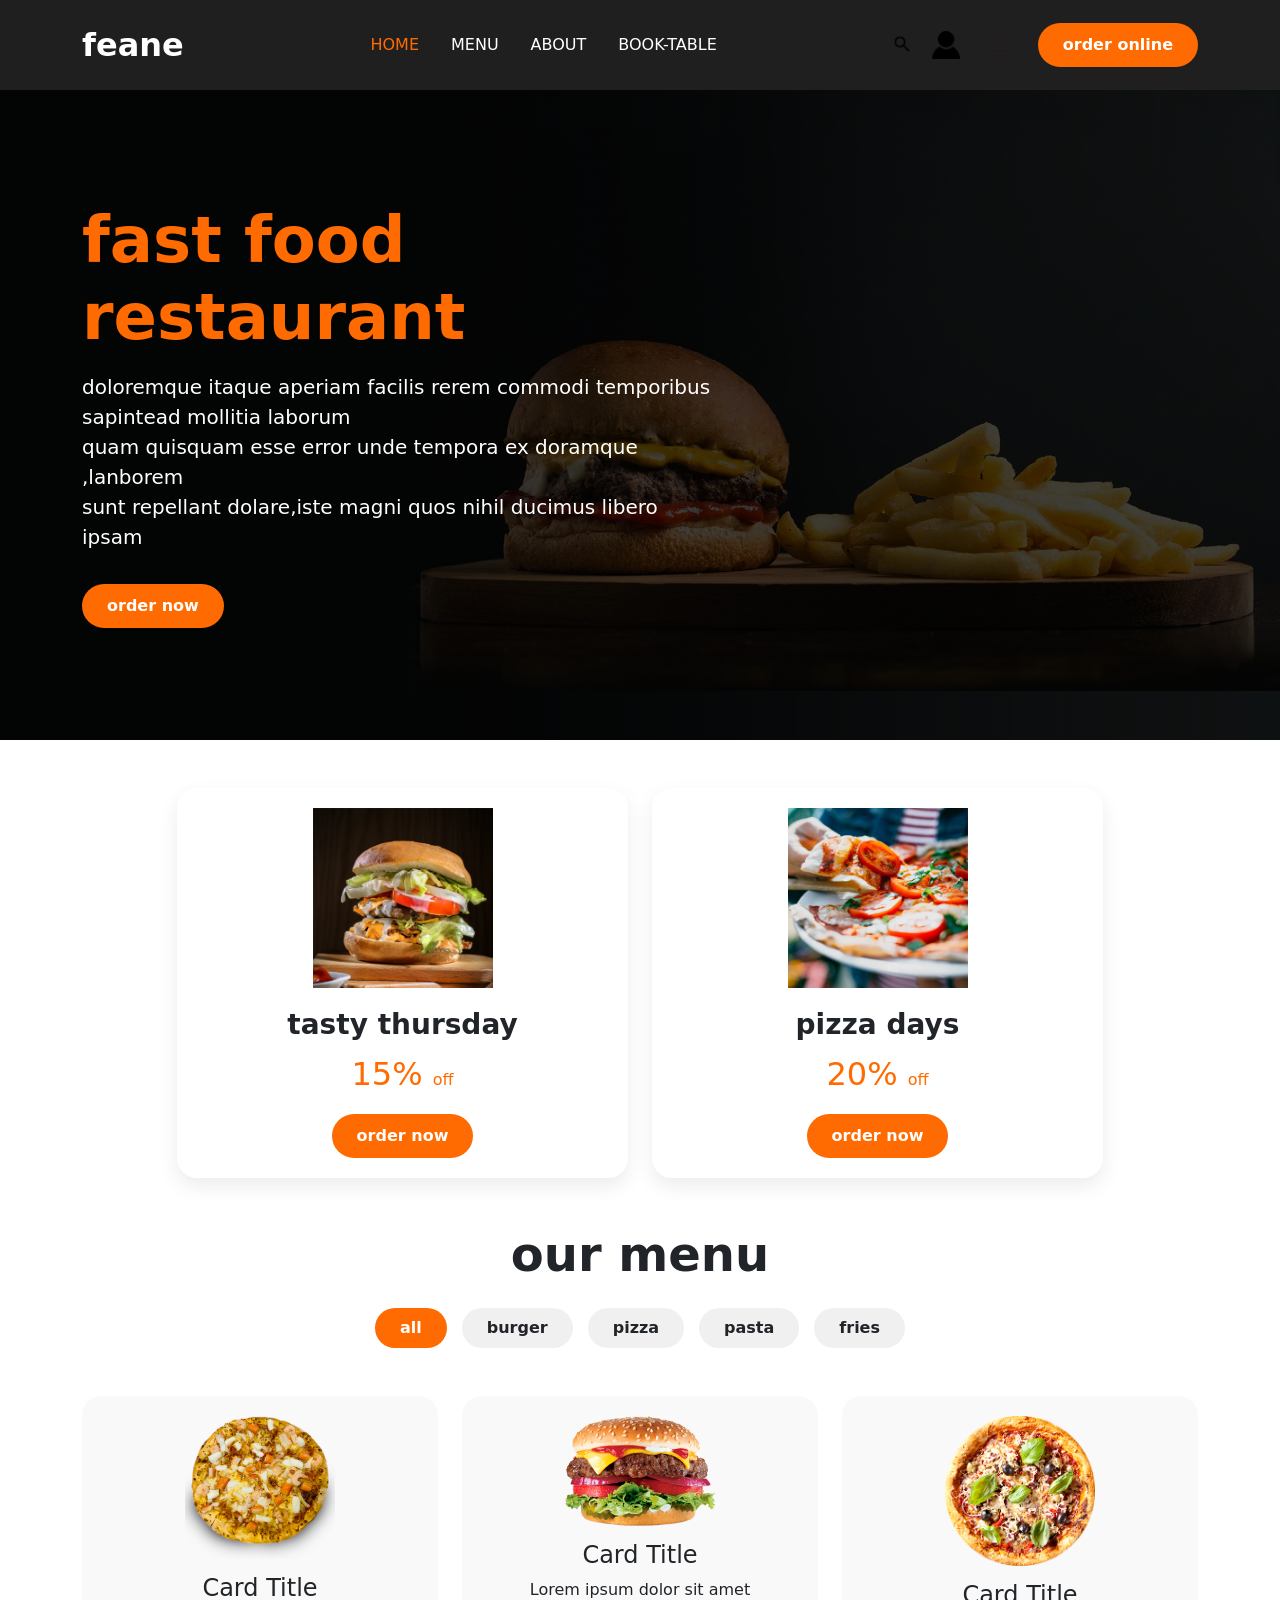
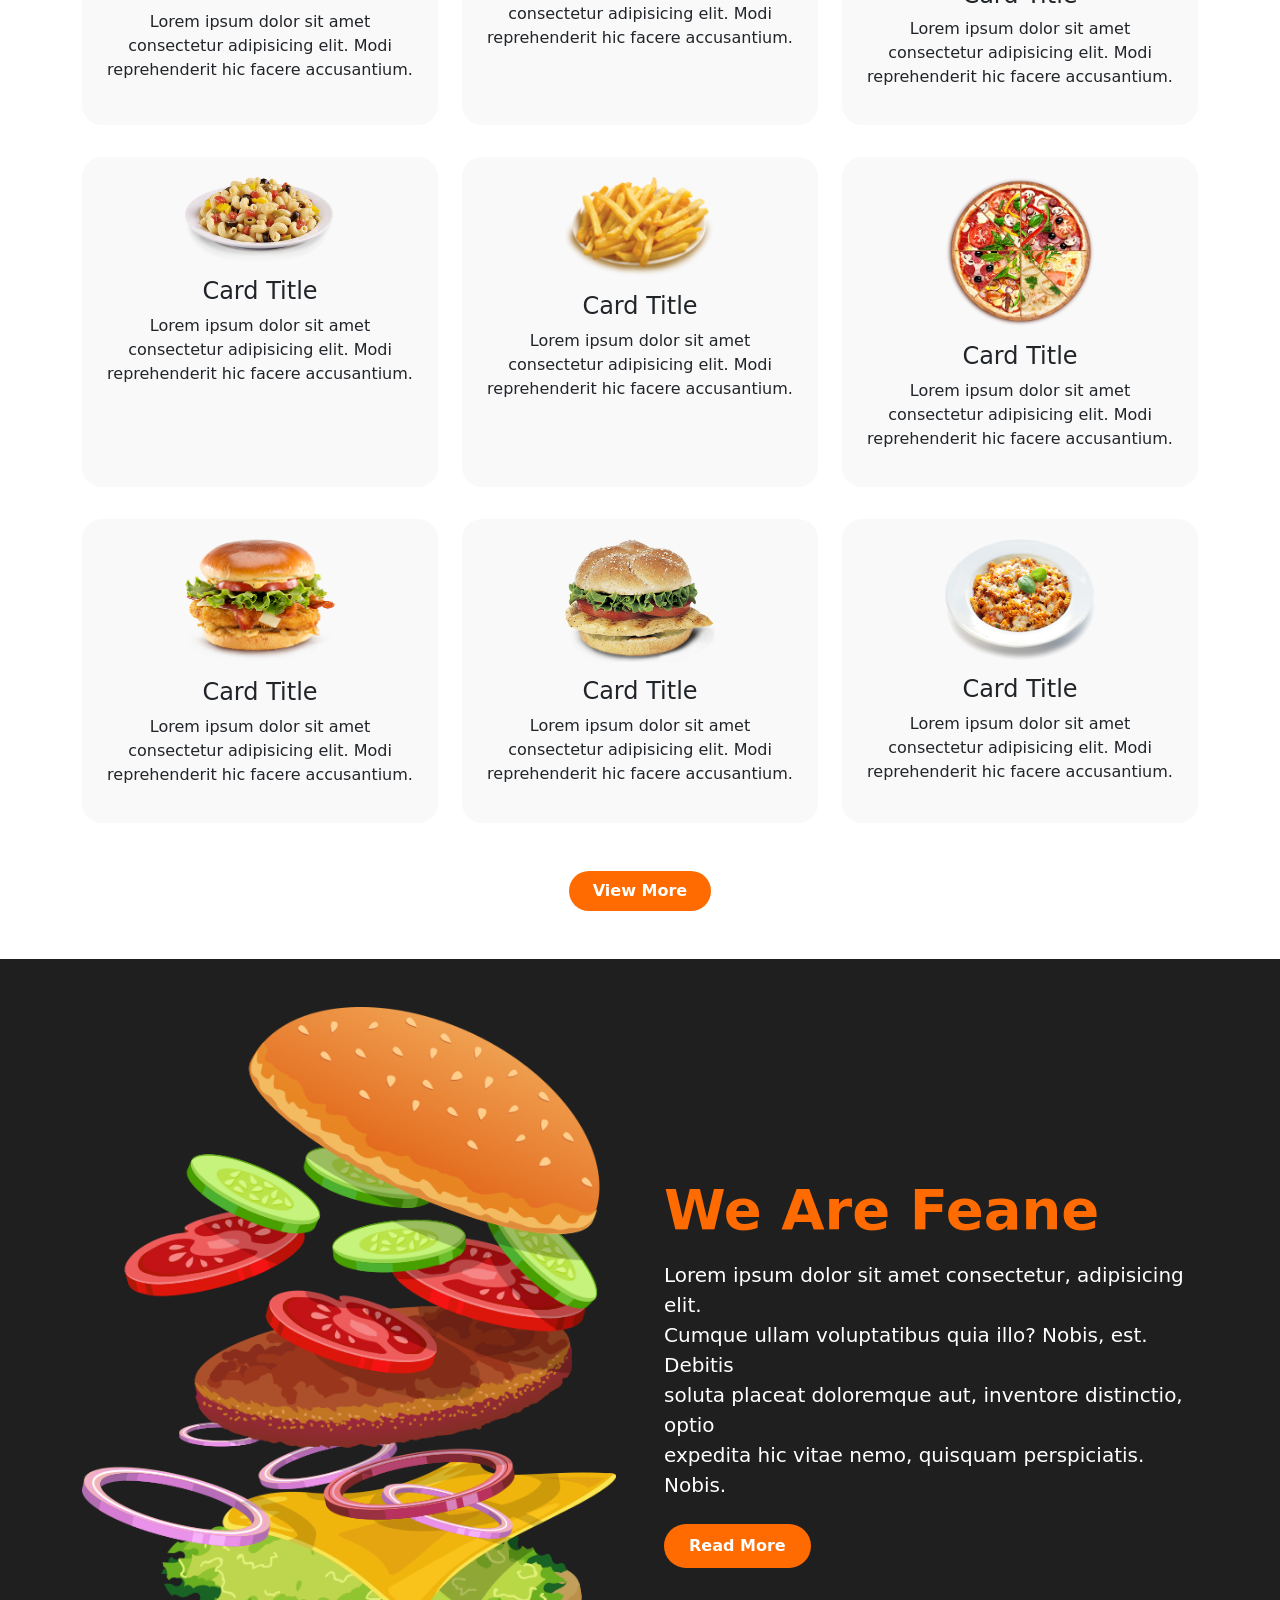
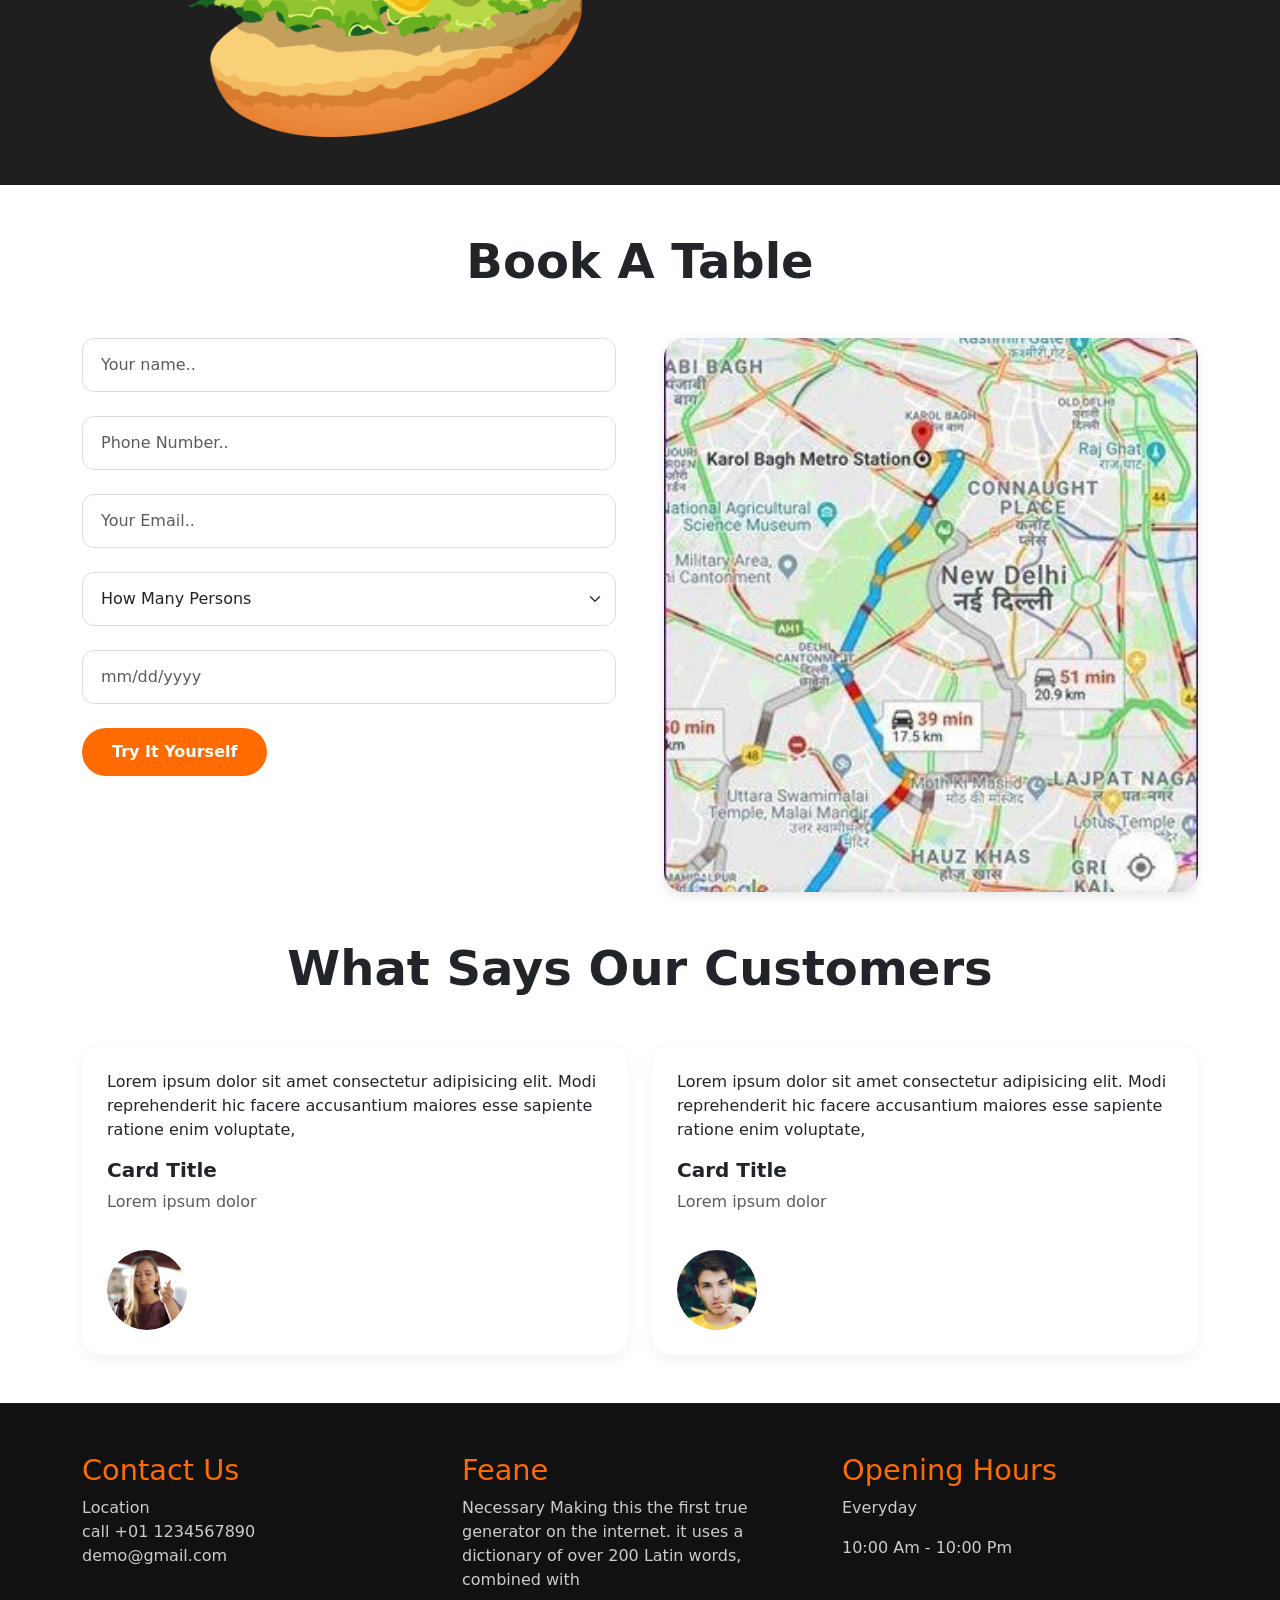
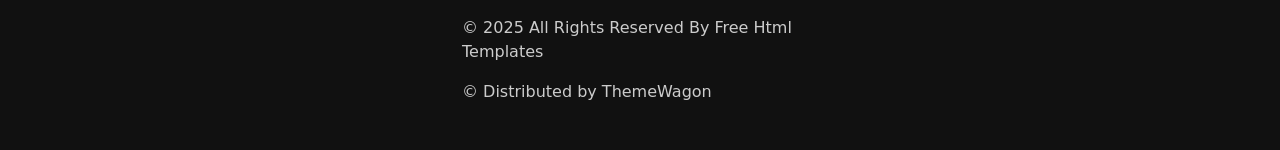
<file: index.html>
<!DOCTYPE html>
<html lang="en">
<head>
    <meta charset="UTF-8">
    <meta name="viewport" content="width=device-width, initial-scale=1.0, user-scalable=yes">
    <!-- Bootstrap 5 CSS + Icons + JS Bundle (required for navbar toggler, but no custom JS) -->
    <link href="https://cdn.jsdelivr.net/npm/bootstrap@5.3.0-alpha1/dist/css/bootstrap.min.css" rel="stylesheet">
    <link rel="stylesheet" href="https://cdnjs.cloudflare.com/ajax/libs/font-awesome/6.0.0-beta3/css/all.min.css">
    <title>Feane | Fast Food Restaurant</title>
    <style>
        /* Custom colors and overrides – keeping original feel */
        body {
            overflow-x: hidden;
            background-color: #fff;
        }
        .bg-dark-custom {
            background-color: #1f1f1f;
        }
        .text-orange {
            color: #ff6b00;
        }
        .btn-orange {
            background-color: #ff6b00;
            color: white;
            border-radius: 30px;
            padding: 10px 25px;
            font-weight: bold;
            border: none;
            transition: 0.2s;
        }
        .btn-orange:hover {
            background-color: #e55a00;
            color: white;
        }
        .hero-section {
            background: linear-gradient(rgba(0,0,0,0.75), rgba(0,0,0,0.75)), url('../images/hero-bg.jpg') center/cover no-repeat;
            min-height: 650px;
            display: flex;
            align-items: center;
        }
        .nav-link-feane {
            color: white !important;
            font-weight: 500;
            text-transform: uppercase;
        }
        .nav-link-feane:hover, .nav-link-feane.active {
            color: #ff6b00 !important;
        }
        .offer-card {
            background: white;
            border-radius: 20px;
            box-shadow: 0 8px 20px rgba(0,0,0,0.08);
            transition: 0.3s;
            text-align: center;
            padding: 20px;
        }
        .offer-card img {
            max-width: 180px;
            height: auto;
        }
        .menu-filter {
            display: flex;
            flex-wrap: wrap;
            justify-content: center;
            gap: 15px;
            list-style: none;
            padding: 0;
        }
        .menu-filter li {
            background: #f0f0f0;
            padding: 8px 25px;
            border-radius: 40px;
            cursor: pointer;
            font-weight: 600;
            transition: 0.2s;
        }
        .menu-filter li.active, .menu-filter li:hover {
            background: #ff6b00;
            color: white;
        }
        .product-card {
            background: #f9f9f9;
            border-radius: 20px;
            padding: 20px;
            text-align: center;
            height: 100%;
            transition: 0.2s;
        }
        .product-card img {
            max-width: 150px;
            margin-bottom: 15px;
        }
        .testimonial-card {
            background: white;
            border-radius: 20px;
            padding: 25px;
            box-shadow: 0 5px 15px rgba(0,0,0,0.05);
            display: flex;
            flex-wrap: wrap;
            align-items: center;
            gap: 20px;
        }
        .testimonial-card img {
            width: 80px;
            height: 80px;
            border-radius: 50%;
            object-fit: cover;
        }
        .footer {
            background: #111;
            color: #ccc;
            padding: 50px 0 30px;
        }
        .footer h1, .footer h5 {
            color: #ff6b00;
            font-size: 1.8rem;
        }
        .form-control-custom {
            padding: 14px 18px;
            border-radius: 12px;
            border: 1px solid #ddd;
        }
        .form-control-custom:focus {
            border-color: #ff6b00;
            box-shadow: 0 0 0 0.2rem rgba(255,107,0,0.25);
        }
        .btn-book {
            background: #ff6b00;
            color: white;
            border-radius: 40px;
            padding: 12px 30px;
            font-weight: bold;
            border: none;
        }
        .btn-book:hover {
            background: #e55a00;
        }
        .map-img {
            width: 100%;
            border-radius: 20px;
            box-shadow: 0 4px 12px rgba(0,0,0,0.1);
        }
        @media (max-width: 768px) {
            .hero-section h1 {
                font-size: 2rem;
            }
            .hero-section p {
                font-size: 0.9rem;
            }
        }
    </style>
</head>
<body>

<!-- ========== BOOTSTRAP NAVBAR (responsive) ========== -->
<nav class="navbar navbar-expand-lg bg-dark-custom py-3">
    <div class="container">
        <a class="navbar-brand text-white fw-bold fs-2" href="#">feane</a>
        <button class="navbar-toggler bg-light" type="button" data-bs-toggle="collapse" data-bs-target="#mainNavbar">
            <span class="navbar-toggler-icon"></span>
        </button>
        <div class="collapse navbar-collapse" id="mainNavbar">
            <ul class="navbar-nav mx-auto mb-2 mb-lg-0 gap-3">
                <li class="nav-item"><a class="nav-link nav-link-feane active" href="#">home</a></li>
                <li class="nav-item"><a class="nav-link nav-link-feane" href="../views/menu.html">menu</a></li>
                <li class="nav-item"><a class="nav-link nav-link-feane" href="../views/about.html">about</a></li>
                <li class="nav-item"><a class="nav-link nav-link-feane" href="../views/booktable.html">book-table</a></li>
            </ul>
            <div class="d-flex align-items-center gap-3 ">
                <img src="/images/image-removebg-preview (17).png" height="28" alt="cart">
                <img src="/images/image-removebg-preview (18).png" height="28" alt="search">
                <img src="/images/image-removebg-preview (20).png" height="28" alt="user">
                <button class="btn-orange"><a href="../views/booktable.html" class="text-white text-decoration-none">order online</a></button>
                
            </div>
        </div>
    </div>
</nav>

<!-- ========== HERO SECTION (static background) ========== -->
<section class="hero-section">
    <div class="container">
        <div class="row">
            <div class="col-lg-7">
                <h1 class="text-orange display-3 fw-bold">fast food restaurant</h1>
                <p class="text-white mt-3 fs-5">doloremque itaque aperiam facilis rerem commodi temporibus sapintead mollitia laborum <br> quam quisquam esse error unde tempora ex doramque ,lanborem <br> sunt repellant dolare,iste magni quos nihil ducimus libero ipsam</p>
                <button class="btn-orange mt-3">order now</button>
            </div>
        </div>
    </div>
</section>

<!-- ========== OFFER CARDS (tasty thursday & pizza days) ========== -->
<div class="container my-5">
    <div class="row g-4 justify-content-center">
        <div class="col-md-6 col-lg-5">
            <div class="offer-card">
                <img src="../images/o1.jpg" alt="tasty thursday">
                <div class="mt-3">
                    <p class="fw-bold fs-3 mb-1">tasty thursday</p>
                    <p class="fs-2 text-orange">15% <small class="fs-6">off</small></p>
                    <button class="btn-orange">order now</button>
                </div>
            </div>
        </div>
        <div class="col-md-6 col-lg-5">
            <div class="offer-card">
                <img src="../images/o2.jpg" alt="pizza days">
                <div class="mt-3">
                    <p class="fw-bold fs-3 mb-1">pizza days</p>
                    <p class="fs-2 text-orange">20% <small class="fs-6">off</small></p>
                    <button class="btn-orange">order now</button>
                </div>
            </div>
        </div>
    </div>
</div>

<!-- ========== OUR MENU SECTION ========== -->
<div class="container text-center my-5">
    <h3 class="display-5 fw-bold">our menu</h3>
    <ul class="menu-filter mt-4">
        <li class="active">all</li>
        <li>burger</li>
        <li>pizza</li>
        <li>pasta</li>
        <li>fries</li>
    </ul>
</div>

<!-- Menu items (3 rows of 3 cards, using Bootstrap grid) -->
<div class="container">
    <!-- Row 1 -->
    <div class="row g-4">
        <div class="col-md-6 col-lg-4">
            <div class="product-card">
                <img src="../images/f1.png" alt="food">
                <h4>Card Title</h4>
                <p>Lorem ipsum dolor sit amet consectetur adipisicing elit. Modi reprehenderit hic facere accusantium.</p>
            </div>
        </div>
        <div class="col-md-6 col-lg-4">
            <div class="product-card">
                <img src="../images/f2.png" alt="food">
                <h4>Card Title</h4>
                <p>Lorem ipsum dolor sit amet consectetur adipisicing elit. Modi reprehenderit hic facere accusantium.</p>
            </div>
        </div>
        <div class="col-md-6 col-lg-4">
            <div class="product-card">
                <img src="../images/f3.png" alt="food">
                <h4>Card Title</h4>
                <p>Lorem ipsum dolor sit amet consectetur adipisicing elit. Modi reprehenderit hic facere accusantium.</p>
            </div>
        </div>
    </div>
    <!-- Row 2 -->
    <div class="row g-4 mt-2">
        <div class="col-md-6 col-lg-4">
            <div class="product-card">
                <img src="../images/f4.png" alt="food">
                <h4>Card Title</h4>
                <p>Lorem ipsum dolor sit amet consectetur adipisicing elit. Modi reprehenderit hic facere accusantium.</p>
            </div>
        </div>
        <div class="col-md-6 col-lg-4">
            <div class="product-card">
                <img src="../images/f5.png" alt="food">
                <h4>Card Title</h4>
                <p>Lorem ipsum dolor sit amet consectetur adipisicing elit. Modi reprehenderit hic facere accusantium.</p>
            </div>
        </div>
        <div class="col-md-6 col-lg-4">
            <div class="product-card">
                <img src="../images/f6.png" alt="food">
                <h4>Card Title</h4>
                <p>Lorem ipsum dolor sit amet consectetur adipisicing elit. Modi reprehenderit hic facere accusantium.</p>
            </div>
        </div>
    </div>
    <!-- Row 3 -->
    <div class="row g-4 mt-2">
        <div class="col-md-6 col-lg-4">
            <div class="product-card">
                <img src="../images/f7.png" alt="food">
                <h4>Card Title</h4>
                <p>Lorem ipsum dolor sit amet consectetur adipisicing elit. Modi reprehenderit hic facere accusantium.</p>
            </div>
        </div>
        <div class="col-md-6 col-lg-4">
            <div class="product-card">
                <img src="../images/f8.png" alt="food">
                <h4>Card Title</h4>
                <p>Lorem ipsum dolor sit amet consectetur adipisicing elit. Modi reprehenderit hic facere accusantium.</p>
            </div>
        </div>
        <div class="col-md-6 col-lg-4">
            <div class="product-card">
                <img src="../images/f9.png" alt="food">
                <h4>Card Title</h4>
                <p>Lorem ipsum dolor sit amet consectetur adipisicing elit. Modi reprehenderit hic facere accusantium.</p>
            </div>
        </div>
    </div>
    <div class="text-center mt-5">
        <button class="btn-orange px-4 py-2">View More</button>
    </div>
</div>

<!-- ========== WE ARE FEANE SECTION ========== -->
<div class="bg-dark-custom text-white py-5 my-5">
    <div class="container">
        <div class="row align-items-center g-5">
            <div class="col-md-6">
                <img src="../images/about-img.png" alt="about feane" class="img-fluid rounded-4">
            </div>
            <div class="col-md-6">
                <h2 class="text-orange display-4 fw-bold">We Are Feane</h2>
                <p class="mt-3 fs-5">Lorem ipsum dolor sit amet consectetur, adipisicing elit.<br>
                   Cumque ullam voluptatibus quia illo? Nobis, est. Debitis <br>
                   soluta placeat doloremque aut, inventore distinctio, optio <br>
                   expedita hic vitae nemo, quisquam perspiciatis. <br>
                   Nobis.</p>
                <button class="btn-orange mt-2">Read More</button>
            </div>
        </div>
    </div>
</div>

<!-- ========== BOOK A TABLE (form left, map right) ========== -->
<div class="container my-5">
    <div class="text-center mb-5">
        <h3 class="display-5 fw-bold">Book A Table</h3>
    </div>
    <div class="row g-5 align-items-start">
        <div class="col-lg-6">
            <form>
                <div class="mb-4">
                    <input type="text" class="form-control form-control-custom" placeholder="Your name..">
                </div>
                <div class="mb-4">
                    <input type="tel" class="form-control form-control-custom" placeholder="Phone Number..">
                </div>
                <div class="mb-4">
                    <input type="email" class="form-control form-control-custom" placeholder="Your Email..">
                </div>
                <div class="mb-4">
                    <select class="form-select form-control-custom">
                        <option>How Many Persons</option>
                        <option>1 Person</option>
                        <option>2 Persons</option>
                        <option>3 Persons</option>
                        <option>4+ Persons</option>
                    </select>
                </div>
                <div class="mb-4">
                    <input type="text" class="form-control form-control-custom" placeholder="mm/dd/yyyy">
                </div>
                <button type="submit" class="btn-book">Try It Yourself</button>
            </form>
        </div>
        <div class="col-lg-6">
            <img src="../images/map.JPG" alt="Location Map" class="map-img">
        </div>
    </div>
</div>

<!-- ========== TESTIMONIALS ========== -->
<div class="container my-5">
    <div class="text-center mb-5">
        <h3 class="display-5 fw-bold">What Says Our Customers</h3>
    </div>
    <div class="row g-4">
        <div class="col-md-6">
            <div class="testimonial-card">
                <div class="flex-grow-1">
                    <p>Lorem ipsum dolor sit amet consectetur adipisicing elit. Modi reprehenderit hic facere accusantium maiores esse sapiente ratione enim voluptate,</p>
                    <h5 class="fw-bold mt-2">Card Title</h5>
                    <p class="text-muted">Lorem ipsum dolor</p>
                </div>
                <img src="../images/client1.jpg" alt="client">
            </div>
        </div>
        <div class="col-md-6">
            <div class="testimonial-card">
                <div class="flex-grow-1">
                    <p>Lorem ipsum dolor sit amet consectetur adipisicing elit. Modi reprehenderit hic facere accusantium maiores esse sapiente ratione enim voluptate,</p>
                    <h5 class="fw-bold mt-2">Card Title</h5>
                    <p class="text-muted">Lorem ipsum dolor</p>
                </div>
                <img src="../images/client2.jpg" alt="client">
            </div>
        </div>
    </div>
</div>

<!-- ========== FOOTER ========== -->
<footer class="footer">
    <div class="container">
        <div class="row gy-5">
            <div class="col-md-4">
                <h1>Contact Us</h1>
                <p>Location<br>call +01 1234567890<br>demo@gmail.com</p>
            </div>
            <div class="col-md-4">
                <h1>Feane</h1>
                <p>Necessary Making this the first true generator on the internet. it uses a dictionary of over 200 Latin words, combined with</p>
                <p class="mt-4">© 2025 All Rights Reserved By Free Html Templates</p>
                <p>© Distributed by ThemeWagon</p>
            </div>
            <div class="col-md-4">
                <h1>Opening Hours</h1>
                <p>Everyday</p>
                <p>10:00 Am - 10:00 Pm</p>
            </div>
        </div>
    </div>
</footer>

<!-- Bootstrap JS Bundle (no custom JS) -->
<script src="https://cdn.jsdelivr.net/npm/bootstrap@5.3.0-alpha1/dist/js/bootstrap.bundle.min.js"></script>
</body>
</html>
</file>
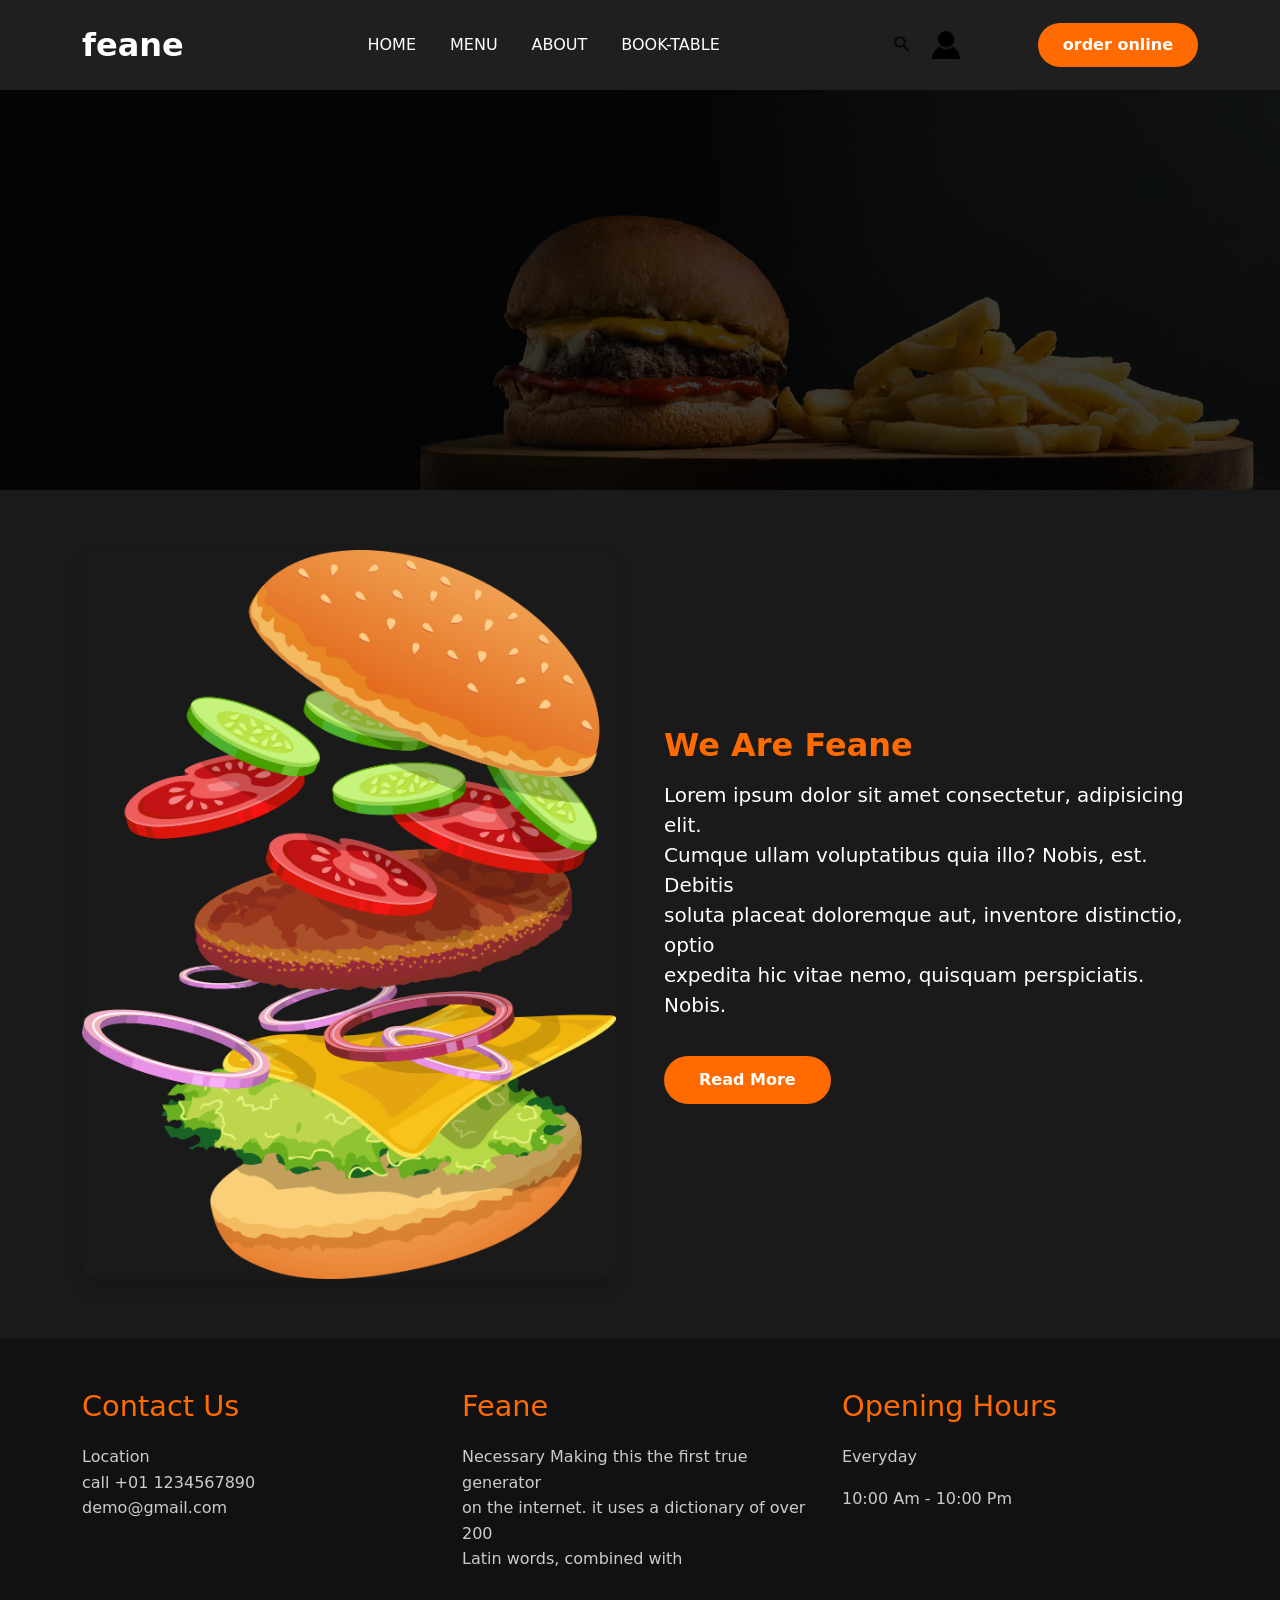
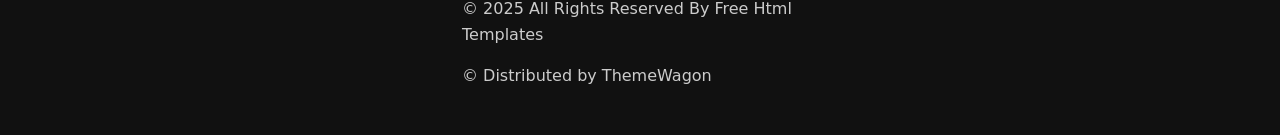
<file: views/about.html>
<!DOCTYPE html>
<html lang="en">
<head>
    <meta charset="UTF-8">
    <meta name="viewport" content="width=device-width, initial-scale=1.0, user-scalable=yes">
    <!-- Bootstrap 5 CSS + Icons + JS Bundle (required for responsive navbar toggler, no custom JS) -->
    <link href="https://cdn.jsdelivr.net/npm/bootstrap@5.3.0-alpha1/dist/css/bootstrap.min.css" rel="stylesheet">
    <link rel="stylesheet" href="https://cdnjs.cloudflare.com/ajax/libs/font-awesome/6.0.0-beta3/css/all.min.css">
    <title>Feane | About</title>
    <style>
        /* Custom colors to match original design – no structural changes */
        body {
            overflow-x: hidden;
            background-color: #fff;
        }
        .bg-dark-custom {
            background-color: #1f1f1f;
        }
        .text-orange {
            color: #ff6b00;
        }
        .btn-orange {
            background-color: #ff6b00;
            color: white;
            border-radius: 30px;
            padding: 10px 25px;
            font-weight: bold;
            border: none;
            transition: 0.2s;
        }
        .btn-orange:hover {
            background-color: #e55a00;
            color: white;
        }
        .nav-link-feane {
            color: white !important;
            font-weight: 500;
            text-transform: uppercase;
            margin: 0 5px;
        }
        .nav-link-feane:hover {
            color: #ff6b00 !important;
        }
        .hero-about {
            background: linear-gradient(rgba(0,0,0,0.75), rgba(0,0,0,0.75)), url('../images/hero-bg.jpg') center/cover no-repeat;
            min-height: 400px;
            display: flex;
            align-items: center;
        }
        .we-are-section {
            background: #1a1a1a;
            padding: 60px 0;
        }
        .we-are-section .details h2 {
            font-size: 2.8rem;
        }
        .read-btn {
            background-color: #ff6b00;
            border: none;
            border-radius: 30px;
            padding: 12px 35px;
            font-weight: bold;
            color: white;
            margin-top: 20px;
        }
        .footer {
            background: #111;
            color: #ccc;
            padding: 50px 0 30px;
        }
        .footer h1 {
            color: #ff6b00;
            font-size: 1.8rem;
            margin-bottom: 20px;
        }
        .footer p {
            line-height: 1.6;
        }
        @media (max-width: 768px) {
            .we-are-section .details h2 {
                font-size: 2rem;
            }
            .hero-about {
                min-height: 300px;
            }
        }
    </style>
</head>
<body>

<!-- ========== BOOTSTRAP NAVBAR (fully responsive) ========== -->
<nav class="navbar navbar-expand-lg bg-dark-custom py-3">
    <div class="container">
        <a class="navbar-brand text-white fw-bold fs-2" href="#">feane</a>
        <button class="navbar-toggler bg-light" type="button" data-bs-toggle="collapse" data-bs-target="#aboutNavbar" aria-label="Toggle navigation">
            <span class="navbar-toggler-icon"></span>
        </button>
        <div class="collapse navbar-collapse" id="aboutNavbar">
            <ul class="navbar-nav mx-auto mb-2 mb-lg-0 gap-2">
                <li class="nav-item"><a class="nav-link nav-link-feane" href="/index.html">home</a></li>
                <li class="nav-item"><a class="nav-link nav-link-feane" href="../views/menu.html">menu</a></li>
                <li class="nav-item"><a class="nav-link nav-link-feane active text-orange" href="../views/about.html">about</a></li>
                <li class="nav-item"><a class="nav-link nav-link-feane" href="../views/booktable.html">book-table</a></li>
            </ul>
            <div class="d-flex align-items-center gap-3">
                <img src="/images/image-removebg-preview (17).png" height="28" alt="cart">
                <img src="/images/image-removebg-preview (18).png" height="28" alt="search">
                <img src="/images/image-removebg-preview (20).png" height="28" alt="user">
                <button class="btn-orange"><a href="../views/booktable.html" class="text-white text-decoration-none">order online</a></button>
            </div>
        </div>
    </div>
</nav>

<!-- ========== HERO SECTION (optional, keeps original layout consistent) ========== -->
<div class="hero-about">
    <div class="container">
        <div class="row">
            <div class="col-12">
                <!-- Empty hero area – just to match original design spacing -->
            </div>
        </div>
    </div>
</div>

<!-- ========== WE ARE FEANE SECTION (image left, text right, responsive) ========== -->
<div class="we-are-section">
    <div class="container">
        <div class="row align-items-center g-5">
            <div class="col-md-6">
                <img src="../images/about-img.png" alt="We Are Feane" class="img-fluid rounded-4 shadow">
            </div>
            <div class="col-md-6">
                <h2 class="text-orange fw-bold">We Are Feane</h2>
                <p class="text-white mt-3 fs-5">Lorem ipsum dolor sit amet consectetur, adipisicing elit.<br>
                   Cumque ullam voluptatibus quia illo? Nobis, est. Debitis <br>
                   soluta placeat doloremque aut, inventore distinctio, optio <br>
                   expedita hic vitae nemo, quisquam perspiciatis. <br>
                   Nobis.</p>
                <button class="read-btn">Read More</button>
            </div>
        </div>
    </div>
</div>

<!-- ========== FOOTER (three columns, responsive) ========== -->
<footer class="footer">
    <div class="container">
        <div class="row gy-5">
            <div class="col-md-4">
                <div class="con">
                    <h1>Contact Us</h1>
                    <p>
                        Location<br>
                        call +01 1234567890<br>
                        demo@gmail.com
                    </p>
                </div>
            </div>
            <div class="col-md-4">
                <div class="up">
                    <h1>Feane</h1>
                    <p>Necessary Making this the first true generator<br> on the internet. it uses a dictionary of over 200  <br> Latin words, combined with</p>
                    <p class="mt-4">© 2025 All Rights Reserved By Free Html Templates</p>
                    <p>© Distributed by ThemeWagon</p>
                </div>
            </div>
            <div class="col-md-4">
                <div class="open">
                    <h1>Opening Hours</h1>
                    <p>Everyday</p>
                    <p>10:00 Am - 10:00 Pm</p>
                </div>
            </div>
        </div>
    </div>
</footer>

<!-- Bootstrap JS Bundle (required for navbar toggle, no custom JS) -->
<script src="https://cdn.jsdelivr.net/npm/bootstrap@5.3.0-alpha1/dist/js/bootstrap.bundle.min.js"></script>
</body>
</html>
</file>
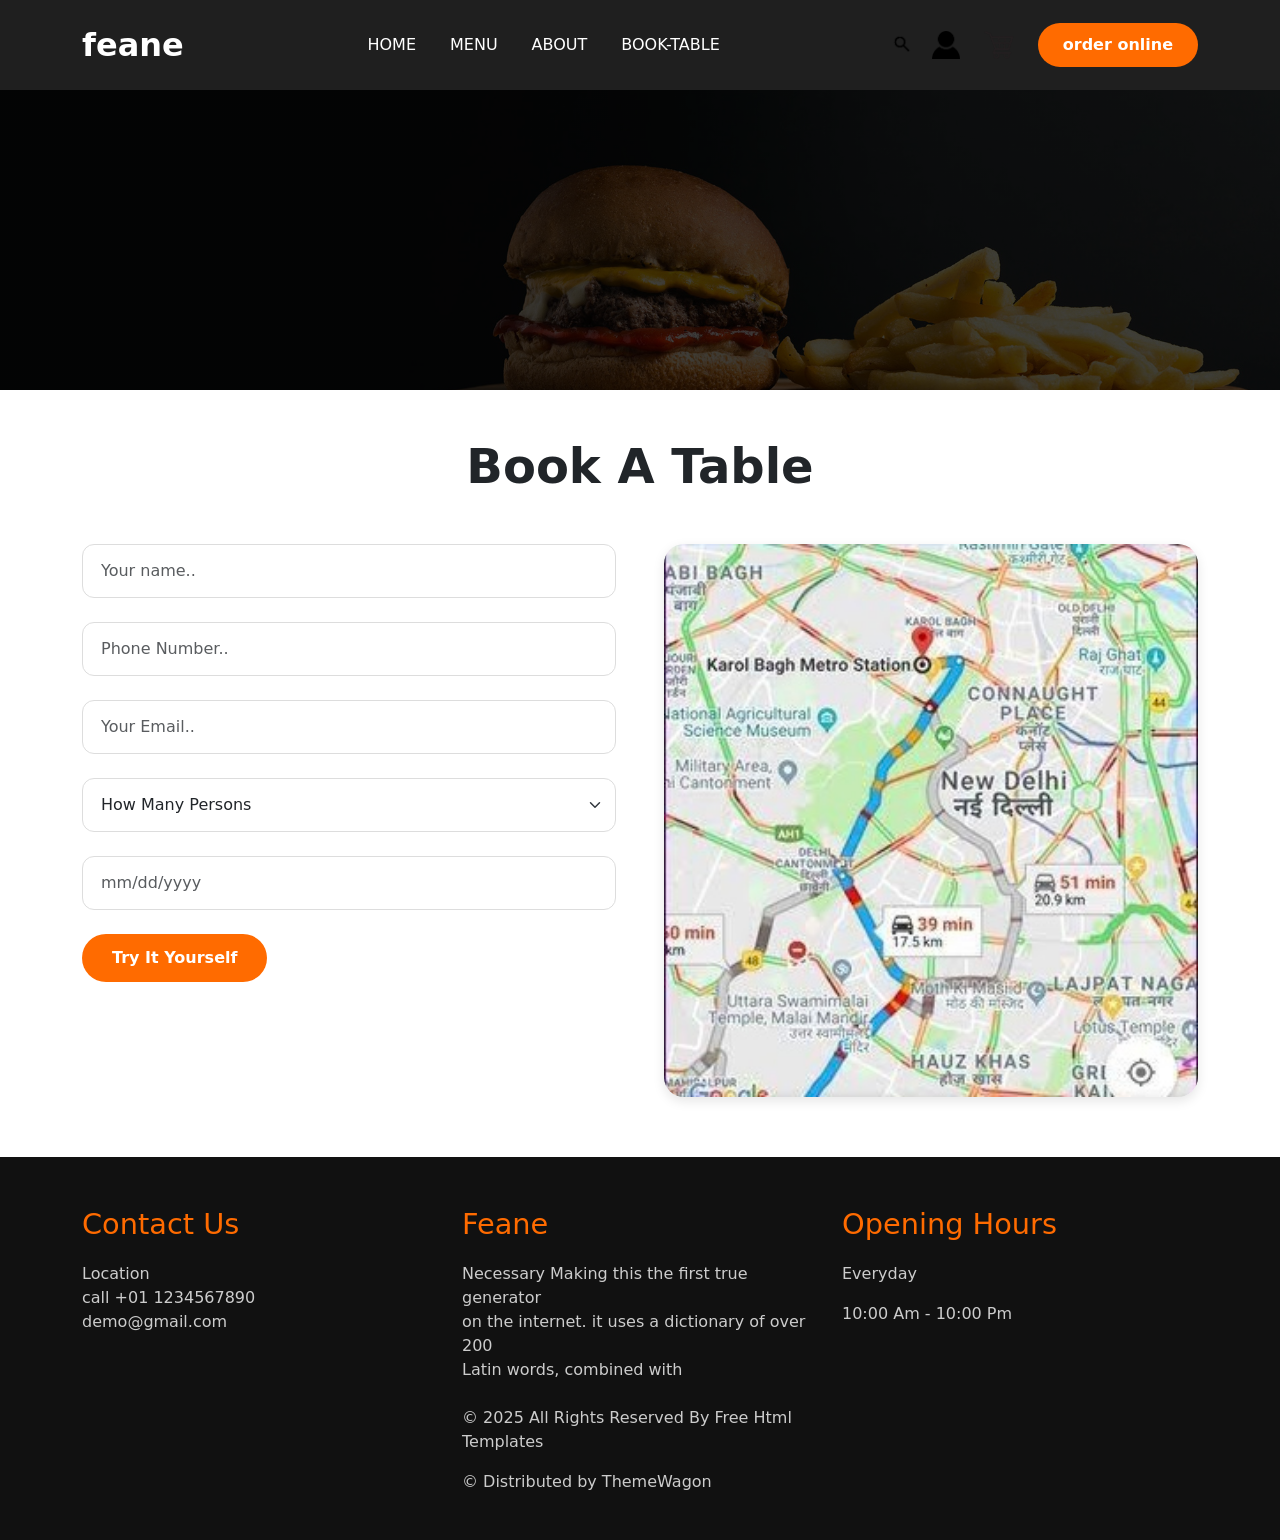
<file: views/booktable.html>
<!DOCTYPE html>
<html lang="en">
<head>
    <meta charset="UTF-8">
    <meta name="viewport" content="width=device-width, initial-scale=1.0, user-scalable=yes">
    <!-- Bootstrap 5 CSS + Icons + JS Bundle (required for navbar toggler, no custom JS) -->
    <link href="https://cdn.jsdelivr.net/npm/bootstrap@5.3.0-alpha1/dist/css/bootstrap.min.css" rel="stylesheet">
    <link rel="stylesheet" href="https://cdnjs.cloudflare.com/ajax/libs/font-awesome/6.0.0-beta3/css/all.min.css">
    <title>Feane | Book a Table</title>
    <style>
        /* Custom colors to match original design – no structural changes */
        body {
            overflow-x: hidden;
            background-color: #fff;
        }
        .bg-dark-custom {
            background-color: #1f1f1f;
        }
        .text-orange {
            color: #ff6b00;
        }
        .btn-orange {
            background-color: #ff6b00;
            color: white;
            border-radius: 30px;
            padding: 10px 25px;
            font-weight: bold;
            border: none;
            transition: 0.2s;
        }
        .btn-orange:hover {
            background-color: #e55a00;
            color: white;
        }
        .nav-link-feane {
            color: white !important;
            font-weight: 500;
            text-transform: uppercase;
            margin: 0 5px;
        }
        .nav-link-feane:hover {
            color: #ff6b00 !important;
        }
        .hero-book {
            background: linear-gradient(rgba(0,0,0,0.75), rgba(0,0,0,0.75)), url('../images/hero-bg.jpg') center/cover no-repeat;
            min-height: 300px;
            display: flex;
            align-items: center;
        }
        .form-control-custom {
            padding: 14px 18px;
            border-radius: 12px;
            border: 1px solid #ddd;
            width: 100%;
        }
        .form-control-custom:focus {
            border-color: #ff6b00;
            box-shadow: 0 0 0 0.2rem rgba(255,107,0,0.25);
        }
        .btn-book {
            background-color: #ff6b00;
            color: white;
            border-radius: 40px;
            padding: 12px 30px;
            font-weight: bold;
            border: none;
            transition: 0.2s;
        }
        .btn-book:hover {
            background-color: #e55a00;
        }
        .map-img {
            width: 100%;
            border-radius: 20px;
            box-shadow: 0 4px 12px rgba(0,0,0,0.1);
        }
        .footer {
            background: #111;
            color: #ccc;
            padding: 50px 0 30px;
            margin-top: 60px;
        }
        .footer h1 {
            color: #ff6b00;
            font-size: 1.8rem;
            margin-bottom: 20px;
        }
        @media (max-width: 768px) {
            .hero-book {
                min-height: 200px;
            }
        }
    </style>
</head>
<body>

<!-- ========== BOOTSTRAP NAVBAR (fully responsive) ========== -->
<nav class="navbar navbar-expand-lg bg-dark-custom py-3">
    <div class="container">
        <a class="navbar-brand text-white fw-bold fs-2" href="#">feane</a>
        <button class="navbar-toggler bg-light" type="button" data-bs-toggle="collapse" data-bs-target="#bookNavbar" aria-label="Toggle navigation">
            <span class="navbar-toggler-icon"></span>
        </button>
        <div class="collapse navbar-collapse" id="bookNavbar">
            <ul class="navbar-nav mx-auto mb-2 mb-lg-0 gap-2">
                <li class="nav-item"><a class="nav-link nav-link-feane" href="/index.html">home</a></li>
                <li class="nav-item"><a class="nav-link nav-link-feane" href="../views/menu.html">menu</a></li>
                <li class="nav-item"><a class="nav-link nav-link-feane" href="../views/about.html">about</a></li>
                <li class="nav-item"><a class="nav-link nav-link-feane active text-orange" href="#">book-table</a></li>
            </ul>
            <div class="d-flex align-items-center gap-3">
                <img src="/images/image-removebg-preview (17).png" height="28" alt="cart">
                <img src="/images/image-removebg-preview (18).png" height="28" alt="search">
                <img src="/images/image-removebg-preview (20).png" height="28" alt="user">
                <button class="btn-orange"><a href="#" class="text-white text-decoration-none">order online</a></button>
            </div>
        </div>
    </div>
</nav>

<!-- ========== HERO SECTION (optional header area) ========== -->
<div class="hero-book">
    <div class="container">
        <div class="row">
            <div class="col-12">
                <!-- Empty hero – preserves layout spacing -->
            </div>
        </div>
    </div>
</div>

<!-- ========== BOOK A TABLE SECTION (form left, map right) ========== -->
<div class="container my-5">
    <div class="text-center mb-5">
        <h3 class="display-5 fw-bold">Book A Table</h3>
    </div>
    <div class="row g-5 align-items-start">
        <div class="col-lg-6">
            <form action="" method="post">
                <div class="mb-4">
                    <input type="text" class="form-control form-control-custom" placeholder="Your name..">
                </div>
                <div class="mb-4">
                    <input type="tel" class="form-control form-control-custom" placeholder="Phone Number..">
                </div>
                <div class="mb-4">
                    <input type="email" class="form-control form-control-custom" placeholder="Your Email..">
                </div>
                <div class="mb-4">
                    <select class="form-select form-control-custom">
                        <option value="">How Many Persons</option>
                        <option>1 Person</option>
                        <option>2 Persons</option>
                        <option>3 Persons</option>
                        <option>4+ Persons</option>
                    </select>
                </div>
                <div class="mb-4">
                    <input type="text" class="form-control form-control-custom" placeholder="mm/dd/yyyy">
                </div>
                <button type="submit" class="btn-book">Try It Yourself</button>
            </form>
        </div>
        <div class="col-lg-6">
            <img src="../images/map.JPG" alt="Location Map" class="map-img">
        </div>
    </div>
</div>

<!-- ========== FOOTER (three columns, responsive) ========== -->
<footer class="footer">
    <div class="container">
        <div class="row gy-5">
            <div class="col-md-4">
                <div class="con">
                    <h1>Contact Us</h1>
                    <p>
                        Location<br>
                        call +01 1234567890<br>
                        demo@gmail.com
                    </p>
                </div>
            </div>
            <div class="col-md-4">
                <div class="up">
                    <h1>Feane</h1>
                    <p>Necessary Making this the first true generator<br> on the internet. it uses a dictionary of over 200  <br> Latin words, combined with</p>
                    <p class="mt-4">© 2025 All Rights Reserved By Free Html Templates</p>
                    <p>© Distributed by ThemeWagon</p>
                </div>
            </div>
            <div class="col-md-4">
                <div class="open">
                    <h1>Opening Hours</h1>
                    <p>Everyday</p>
                    <p>10:00 Am - 10:00 Pm</p>
                </div>
            </div>
        </div>
    </div>
</footer>

<!-- Bootstrap JS Bundle (required for navbar toggle, no custom JavaScript) -->
<script src="https://cdn.jsdelivr.net/npm/bootstrap@5.3.0-alpha1/dist/js/bootstrap.bundle.min.js"></script>
</body>
</html>
</file>
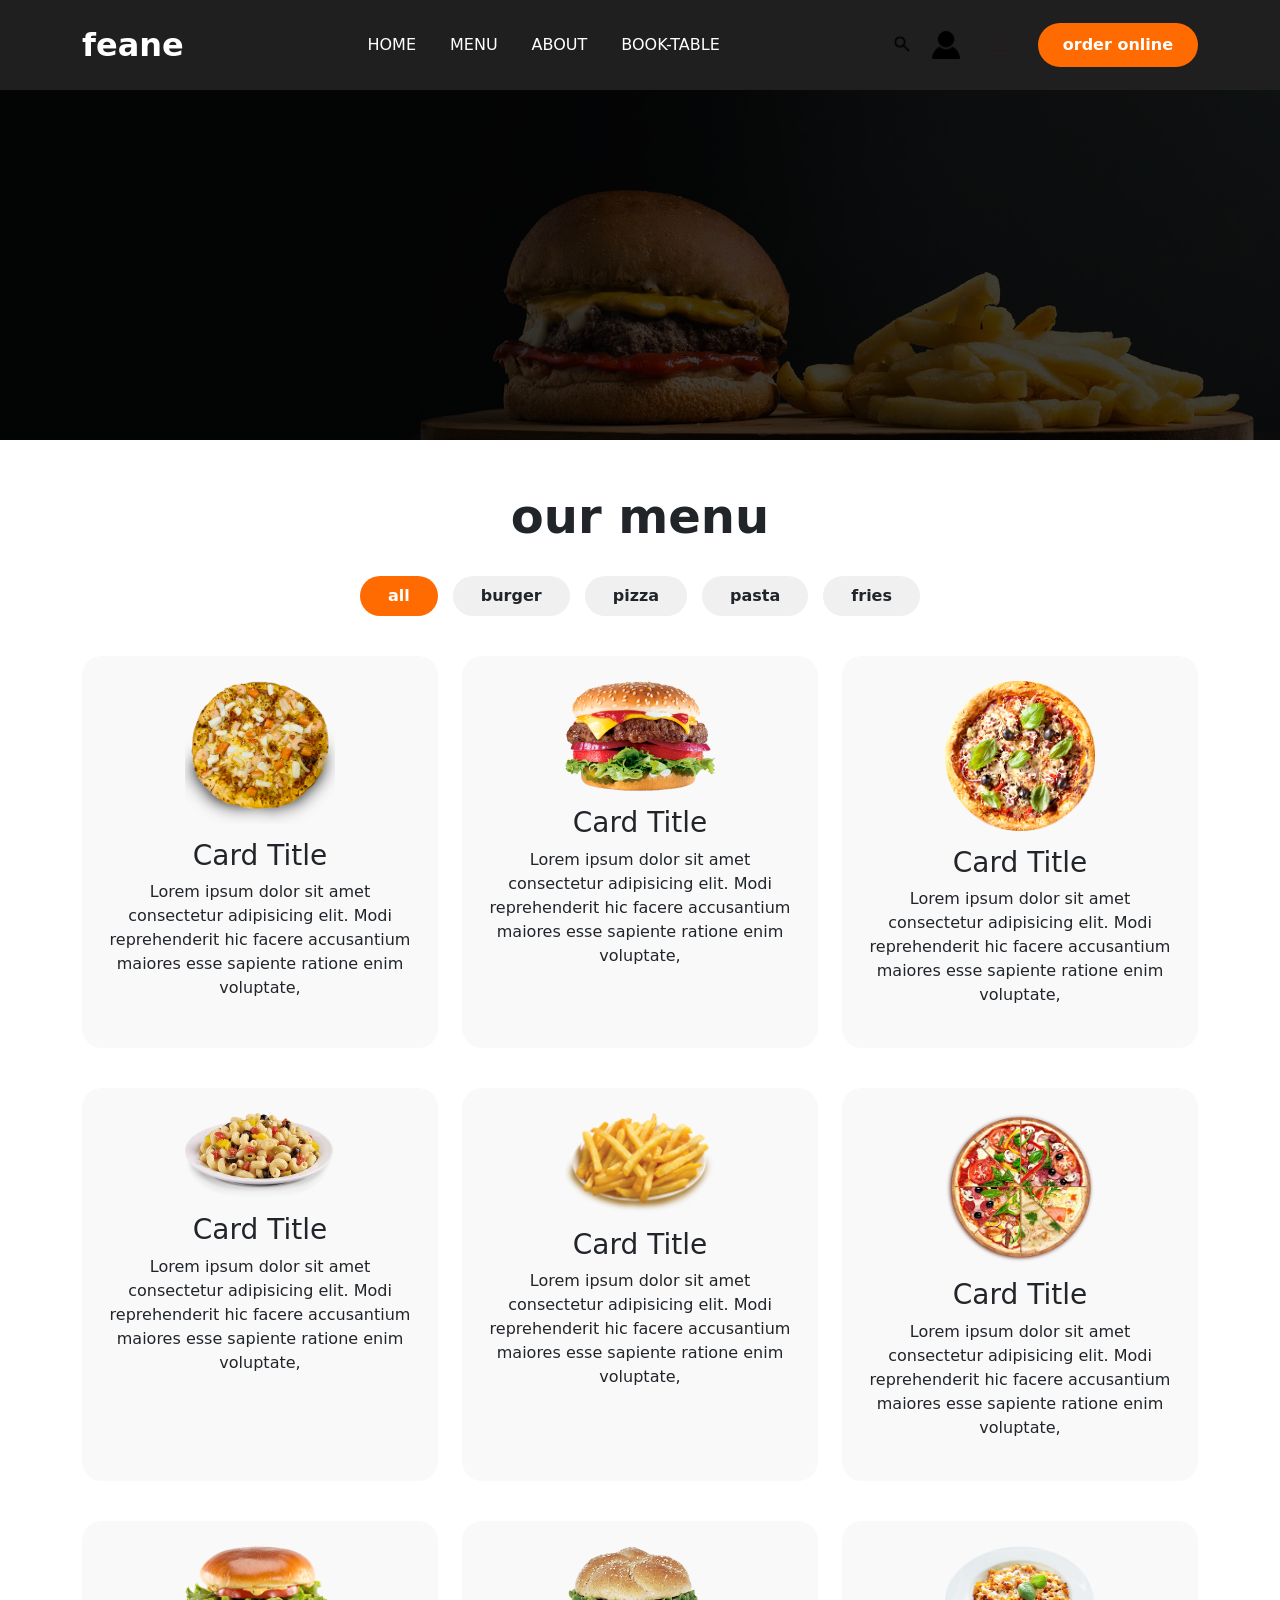
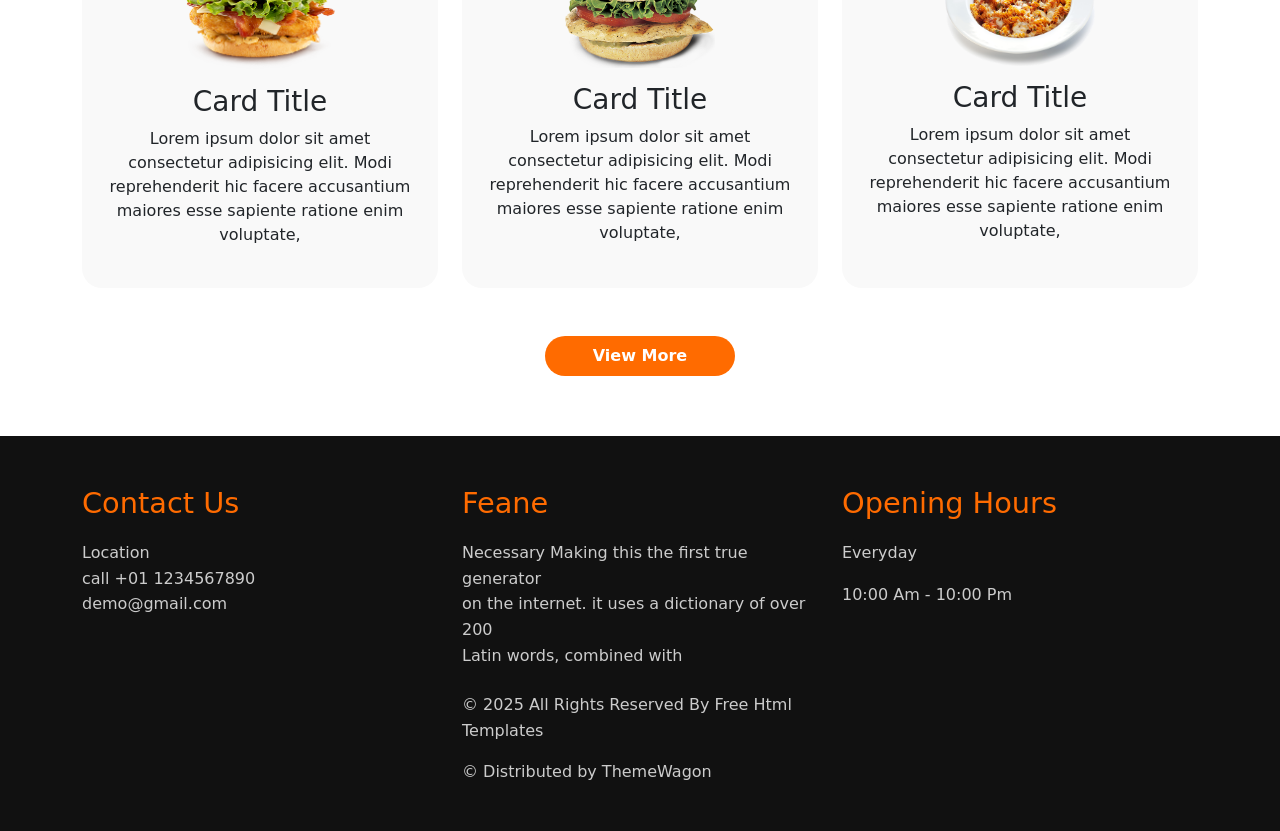
<file: views/menu.html>
<!DOCTYPE html>
<html lang="en">
<head>
    <meta charset="UTF-8">
    <meta name="viewport" content="width=device-width, initial-scale=1.0, user-scalable=yes">
    <!-- Bootstrap 5 CSS + Icons + JS Bundle (required for navbar toggler, no custom JS) -->
    <link href="https://cdn.jsdelivr.net/npm/bootstrap@5.3.0-alpha1/dist/css/bootstrap.min.css" rel="stylesheet">
    <link rel="stylesheet" href="https://cdnjs.cloudflare.com/ajax/libs/font-awesome/6.0.0-beta3/css/all.min.css">
    <title>Feane | Menu</title>
    <style>
        /* Custom styling to match original design – no structural changes */
        body {
            overflow-x: hidden;
            background-color: #fff;
        }
        .bg-dark-custom {
            background-color: #1f1f1f;
        }
        .text-orange {
            color: #ff6b00;
        }
        .btn-orange {
            background-color: #ff6b00;
            color: white;
            border-radius: 30px;
            padding: 10px 25px;
            font-weight: bold;
            border: none;
            transition: 0.2s;
        }
        .btn-orange:hover {
            background-color: #e55a00;
            color: white;
        }
        .nav-link-feane {
            color: white !important;
            font-weight: 500;
            text-transform: uppercase;
            margin: 0 5px;
        }
        .nav-link-feane:hover {
            color: #ff6b00 !important;
        }
        .hero-menu {
            background: linear-gradient(rgba(0,0,0,0.75), rgba(0,0,0,0.75)), url('../images/hero-bg.jpg') center/cover no-repeat;
            min-height: 350px;
            display: flex;
            align-items: center;
        }
        .menu-filter {
            display: flex;
            flex-wrap: wrap;
            justify-content: center;
            gap: 15px;
            list-style: none;
            padding: 0;
            margin: 30px 0 40px;
        }
        .menu-filter li {
            background: #f0f0f0;
            padding: 8px 28px;
            border-radius: 40px;
            cursor: pointer;
            font-weight: 600;
            transition: 0.2s;
        }
        .menu-filter li.active, .menu-filter li:hover {
            background: #ff6b00;
            color: white;
        }
        .product-card {
            background: #f9f9f9;
            border-radius: 20px;
            padding: 25px;
            text-align: center;
            height: 100%;
            transition: 0.2s;
        }
        .product-card img {
            max-width: 150px;
            margin-bottom: 15px;
        }
        .footer {
            background: #111;
            color: #ccc;
            padding: 50px 0 30px;
            margin-top: 60px;
        }
        .footer h1 {
            color: #ff6b00;
            font-size: 1.8rem;
            margin-bottom: 20px;
        }
        .footer p {
            line-height: 1.6;
        }
        @media (max-width: 768px) {
            .hero-menu {
                min-height: 250px;
            }
            .product-card img {
                max-width: 120px;
            }
        }
    </style>
</head>
<body>

<!-- ========== BOOTSTRAP NAVBAR (fully responsive) ========== -->
<nav class="navbar navbar-expand-lg bg-dark-custom py-3">
    <div class="container">
        <a class="navbar-brand text-white fw-bold fs-2" href="#">feane</a>
        <button class="navbar-toggler bg-light" type="button" data-bs-toggle="collapse" data-bs-target="#menuNavbar" aria-label="Toggle navigation">
            <span class="navbar-toggler-icon"></span>
        </button>
        <div class="collapse navbar-collapse" id="menuNavbar">
            <ul class="navbar-nav mx-auto mb-2 mb-lg-0 gap-2">
                <li class="nav-item"><a class="nav-link nav-link-feane" href="/index.html">home</a></li>
                <li class="nav-item"><a class="nav-link nav-link-feane active text-orange" href="../views/menu.html">menu</a></li>
                <li class="nav-item"><a class="nav-link nav-link-feane" href="../views/about.html">about</a></li>
                <li class="nav-item"><a class="nav-link nav-link-feane" href="../views/booktable.html">book-table</a></li>
            </ul>
            <div class="d-flex align-items-center gap-3">
                <img src="/images/image-removebg-preview (17).png" height="28" alt="cart">
                <img src="/images/image-removebg-preview (18).png" height="28" alt="search">
                <img src="/images/image-removebg-preview (20).png" height="28" alt="user">
                <button class="btn-orange"><a href="../views/booktable.html" class="text-white text-decoration-none">order online</a></button>
            </div>
        </div>
    </div>
</nav>

<!-- ========== HERO SECTION (optional header area) ========== -->
<div class="hero-menu">
    <div class="container">
        <div class="row">
            <div class="col-12">
                <!-- Empty hero – preserves layout spacing -->
            </div>
        </div>
    </div>
</div>

<!-- ========== OUR MENU TITLE ========== -->
<div class="container text-center mt-5">
    <h3 class="display-5 fw-bold">our menu</h3>
</div>

<!-- ========== MENU FILTER TABS ========== -->
<div class="container">
    <ul class="menu-filter">
        <li class="active">all</li>
        <li>burger</li>
        <li>pizza</li>
        <li>pasta</li>
        <li>fries</li>
    </ul>
</div>

<!-- ========== PRODUCT GRID (3 rows of 3 cards) ========== -->
<div class="container">
    <!-- Row 1 -->
    <div class="row g-4">
        <div class="col-md-6 col-lg-4">
            <div class="product-card">
                <img src="../images/f1.png" alt="food item">
                <h3>Card Title</h3>
                <p>Lorem ipsum dolor sit amet consectetur adipisicing elit. Modi reprehenderit hic facere accusantium maiores esse sapiente ratione enim voluptate,</p>
            </div>
        </div>
        <div class="col-md-6 col-lg-4">
            <div class="product-card">
                <img src="../images/f2.png" alt="food item">
                <h3>Card Title</h3>
                <p>Lorem ipsum dolor sit amet consectetur adipisicing elit. Modi reprehenderit hic facere accusantium maiores esse sapiente ratione enim voluptate,</p>
            </div>
        </div>
        <div class="col-md-6 col-lg-4">
            <div class="product-card">
                <img src="../images/f3.png" alt="food item">
                <h3>Card Title</h3>
                <p>Lorem ipsum dolor sit amet consectetur adipisicing elit. Modi reprehenderit hic facere accusantium maiores esse sapiente ratione enim voluptate,</p>
            </div>
        </div>
    </div>

    <!-- Row 2 -->
    <div class="row g-4 mt-3">
        <div class="col-md-6 col-lg-4">
            <div class="product-card">
                <img src="../images/f4.png" alt="food item">
                <h3>Card Title</h3>
                <p>Lorem ipsum dolor sit amet consectetur adipisicing elit. Modi reprehenderit hic facere accusantium maiores esse sapiente ratione enim voluptate,</p>
            </div>
        </div>
        <div class="col-md-6 col-lg-4">
            <div class="product-card">
                <img src="../images/f5.png" alt="food item">
                <h3>Card Title</h3>
                <p>Lorem ipsum dolor sit amet consectetur adipisicing elit. Modi reprehenderit hic facere accusantium maiores esse sapiente ratione enim voluptate,</p>
            </div>
        </div>
        <div class="col-md-6 col-lg-4">
            <div class="product-card">
                <img src="../images/f6.png" alt="food item">
                <h3>Card Title</h3>
                <p>Lorem ipsum dolor sit amet consectetur adipisicing elit. Modi reprehenderit hic facere accusantium maiores esse sapiente ratione enim voluptate,</p>
            </div>
        </div>
    </div>

    <!-- Row 3 -->
    <div class="row g-4 mt-3">
        <div class="col-md-6 col-lg-4">
            <div class="product-card">
                <img src="../images/f7.png" alt="food item">
                <h3>Card Title</h3>
                <p>Lorem ipsum dolor sit amet consectetur adipisicing elit. Modi reprehenderit hic facere accusantium maiores esse sapiente ratione enim voluptate,</p>
            </div>
        </div>
        <div class="col-md-6 col-lg-4">
            <div class="product-card">
                <img src="../images/f8.png" alt="food item">
                <h3>Card Title</h3>
                <p>Lorem ipsum dolor sit amet consectetur adipisicing elit. Modi reprehenderit hic facere accusantium maiores esse sapiente ratione enim voluptate,</p>
            </div>
        </div>
        <div class="col-md-6 col-lg-4">
            <div class="product-card">
                <img src="../images/f9.png" alt="food item">
                <h3>Card Title</h3>
                <p>Lorem ipsum dolor sit amet consectetur adipisicing elit. Modi reprehenderit hic facere accusantium maiores esse sapiente ratione enim voluptate,</p>
            </div>
        </div>
    </div>

    <!-- View More button -->
    <div class="text-center mt-5">
        <button class="btn-orange px-5 py-2">View More</button>
    </div>
</div>

<!-- ========== FOOTER (three columns, responsive) ========== -->
<footer class="footer">
    <div class="container">
        <div class="row gy-5">
            <div class="col-md-4">
                <div class="con">
                    <h1>Contact Us</h1>
                    <p>
                        Location<br>
                        call +01 1234567890<br>
                        demo@gmail.com
                    </p>
                </div>
            </div>
            <div class="col-md-4">
                <div class="up">
                    <h1>Feane</h1>
                    <p>Necessary Making this the first true generator<br> on the internet. it uses a dictionary of over 200  <br> Latin words, combined with</p>
                    <p class="mt-4">© 2025 All Rights Reserved By Free Html Templates</p>
                    <p>© Distributed by ThemeWagon</p>
                </div>
            </div>
            <div class="col-md-4">
                <div class="open">
                    <h1>Opening Hours</h1>
                    <p>Everyday</p>
                    <p>10:00 Am - 10:00 Pm</p>
                </div>
            </div>
        </div>
    </div>
</footer>

<!-- Bootstrap JS Bundle (required for navbar toggle, no custom JavaScript) -->
<script src="https://cdn.jsdelivr.net/npm/bootstrap@5.3.0-alpha1/dist/js/bootstrap.bundle.min.js"></script>
</body>
</html>
</file>
